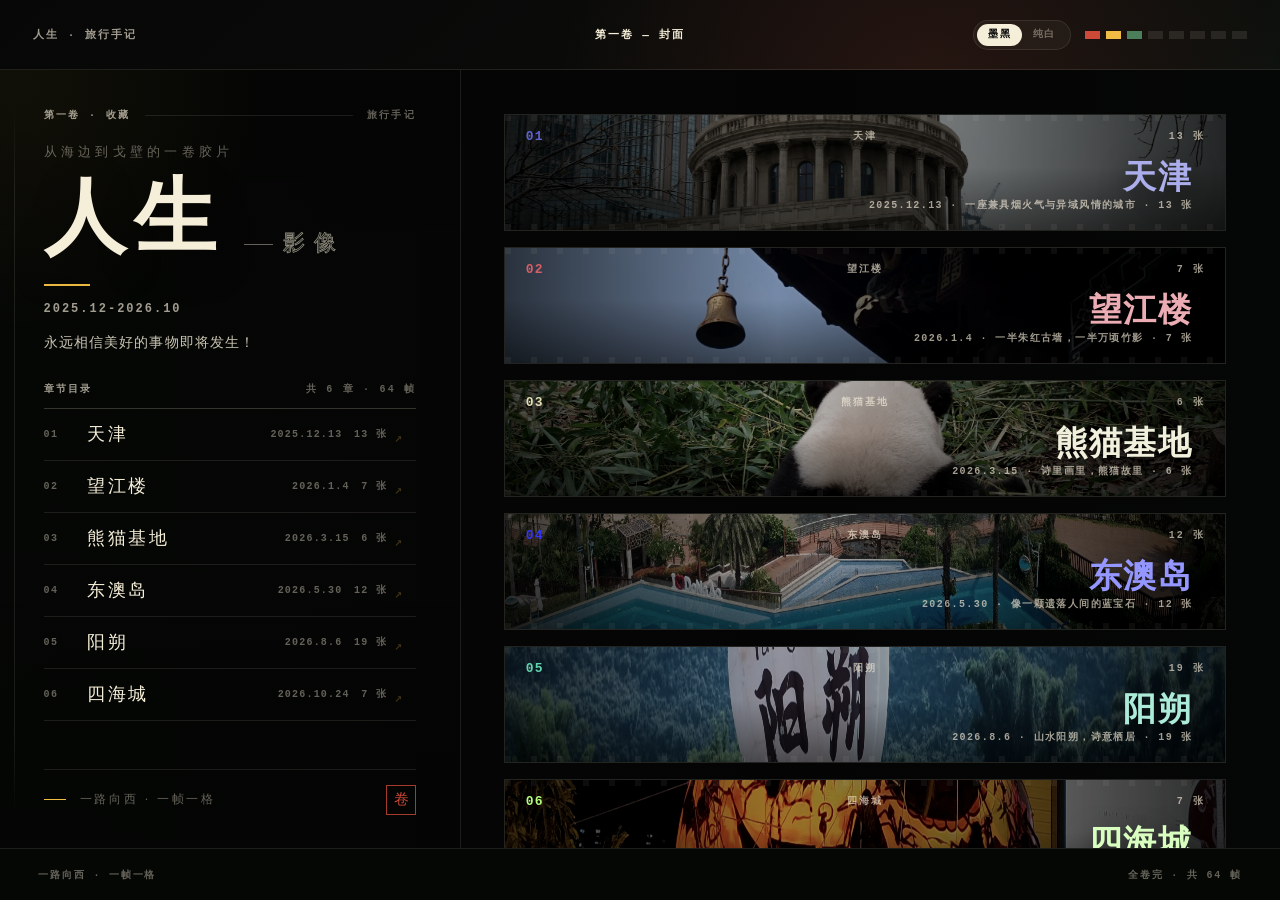
<file: index.html>
<!doctype html>
<html lang="zh-CN">
<head>
  <meta charset="utf-8">
  <meta name="viewport" content="width=device-width, initial-scale=1">
  <meta name="color-scheme" content="dark light">
  <meta name="theme-color" content="#060706" id="themeColor">
  <title>旅行</title>
  <meta name="description" content="一路向西，从海边到戈壁，一帧一格。">
  <!-- 先定配色再加载样式，避免刷新时闪一下另一种底色。
       默认墨黑；上次选择存在 localStorage（file:// 下不可用时忽略即可）。 -->
  <script>
    (function () {
      // 访客第一次打开时的默认风格：dark = 墨黑，改成 light 则默认纯白。
      // 访客自己点过切换后，以 localStorage 里的选择为准。
      var DEFAULT_THEME = "dark";
      var t = DEFAULT_THEME;
      try { t = localStorage.getItem("journal-theme") || DEFAULT_THEME; } catch (e) {}
      if (t !== "light" && t !== "dark") t = DEFAULT_THEME;
      document.documentElement.setAttribute("data-theme", t);
      document.getElementById("themeColor")
        .setAttribute("content", t === "light" ? "#ffffff" : "#060706");
    })();
  </script>
  <link rel="stylesheet" href="./styles.css">
</head>
<body>
  <!-- 页面内容全部由 app.js 渲染；改文案去 app.js 顶部的 COPY 对象。 -->
  <div id="app" class="site-shell" aria-live="polite"></div>
  <div id="lightbox" class="lightbox" hidden></div>

  <!-- data.js 只是 file:// 双击预览时的兜底数据；http(s) 下优先读 content/weeks.json。 -->
  <script src="./data.js"></script>
  <script src="./app.js"></script>
</body>
</html>
</file>
<file: styles.css>
/* ==========================================================================
   胶片风旅行手记 —— 样式表
   想换风格，绝大多数情况只改下面 :root 里的变量就够了。
   分区：1 变量 / 2 基础 / 3 顶部栏 / 4 首页左栏 / 5 章节目录
        6 首页右栏胶片横幅 / 7 首页锁屏 / 8 详情页 / 9 灯箱 / 10 响应式
        11 纯白主题（文件末尾，只覆盖 :root[data-theme="light"]）
   改配色：墨黑改 :root 变量；纯白改第 11 节的覆盖块。
   ========================================================================== */

/* 1. 变量 ------------------------------------------------------------------ */
:root {
  /* 配色 */
  --bg:            #060706;                 /* 页面底色 */
  --bg-deep:       #030403;                 /* 右栏更深的黑 */
  --panel:         #0d100e;                 /* 面板底色 */
  --paper:         #f5eed8;                 /* 主文字：米白 */
  --paper-2:       rgba(244, 236, 216, .66);/* 次要文字 */
  --paper-3:       rgba(244, 236, 216, .40);/* 更弱的标注 */
  --hairline:      rgba(244, 236, 216, .10);/* 细分隔线 */
  --amber:         #f0bc43;                 /* 强调黄 */
  --red:           #cf4938;                 /* 强调红 */
  --tone:          #cf4938;                 /* 当前章节色调，JS 会按章节覆盖 */

  /* 字体：中文衬线做主标题，Courier New 做小标注，黑体做正文 */
  --font-display:  Impact, "Arial Black", "Microsoft YaHei", "PingFang SC", sans-serif;
  --font-mono:     "Courier New", "PingFang SC", "Microsoft YaHei", monospace;
  --font-body:     "Inter", "Microsoft YaHei UI", "PingFang SC", system-ui, sans-serif;
  --font-serif:    Georgia, "Songti SC", serif;
  --font-serif-cn: "Noto Serif SC", "Source Han Serif SC", "Songti SC", "STSong",
                   "SimSun", "Microsoft YaHei", serif;

  /* 尺寸 */
  --rail-h:        70px;                    /* 顶部栏高度 */
  --foot-h:        52px;                    /* 首页锁屏时的页脚高度 */
  --left-col:      minmax(360px, 36%);      /* 首页左栏宽度 */
  --strip-h:       clamp(96px, 13vh, 148px);/* 每条胶片横幅高度 */
  --strip-gap:     16px;                    /* 四条横幅统一间距 */
  --page-pad:      clamp(20px, 3vw, 46px);
}

/* 2. 基础 ------------------------------------------------------------------ */
* { box-sizing: border-box; }

html { -webkit-text-size-adjust: 100%; color-scheme: dark; }

body {
  margin: 0;
  min-width: 320px;
  min-height: 100vh;
  color: var(--paper);
  background:
    radial-gradient(circle at 72% 12%, rgba(207, 73, 56, .14), transparent 30%),
    linear-gradient(140deg, #060706, #0d0f0c 54%, #12302b);
  font-family: var(--font-body);
  -webkit-font-smoothing: antialiased;
}

body.locked { overflow: hidden; }

a { color: inherit; text-decoration: none; }

button { font: inherit; }

::selection { background: var(--amber); color: #0a0b09; }

.site-shell { position: relative; min-height: 100vh; isolation: isolate; overflow-x: hidden; }
.site-shell::after {
  content: "";
  position: absolute;
  inset: auto 0 0;
  z-index: -1;
  height: 38vh;
  pointer-events: none;
  background: linear-gradient(0deg, rgba(35, 93, 78, .45), transparent);
}

.microline {
  margin: 0;
  font-family: var(--font-mono);
  font-size: 11px;
  font-weight: 700;
  letter-spacing: 2.2px;
  text-transform: uppercase;
  color: var(--paper-2);
}

/* 轻微入场动画。刻意不用 fill-mode: both —— 动画若被浏览器跳过，
   元素仍保持默认的 opacity:1，不会出现「标题整块消失」的白屏。 */
@keyframes rise {
  from { opacity: 0; transform: translateY(12px); }
  to   { opacity: 1; transform: none; }
}
.rise { animation: rise .55s .05s cubic-bezier(.16, .84, .22, 1); }

@media (prefers-reduced-motion: reduce) {
  .rise { animation: none; }
  * { transition-duration: 0s !important; }
}

/* 3. 顶部栏 ---------------------------------------------------------------- */
.top-rail {
  display: grid;
  grid-template-columns: minmax(170px, 1fr) auto minmax(170px, 1fr);
  align-items: center;
  gap: 20px;
  height: var(--rail-h);
  padding: 0 clamp(18px, 2.6vw, 36px);
  border-bottom: 1px solid var(--hairline);
  font-family: var(--font-mono);
  font-size: 11px;
  font-weight: 700;
  letter-spacing: 2px;
  text-transform: uppercase;
  color: var(--paper-2);
}
.rail-center { color: var(--paper); }
.rail-tools { display: flex; justify-content: flex-end; align-items: center; gap: 14px; min-width: 0; }
.rail-swatches { display: flex; justify-content: flex-end; align-items: center; gap: 6px; }
.rail-swatches i { display: block; width: 15px; height: 8px; background: var(--hairline); }
.rail-swatches i:nth-child(1) { background: var(--red); }
.rail-swatches i:nth-child(2) { background: var(--amber); }
.rail-swatches i:nth-child(3) { background: #4b7f5b; }

/* 顶栏的一键配色切换：两段式，点一下即换；当前风格由 <html data-theme> 决定 */
.theme-toggle {
  display: inline-flex;
  flex: none;
  align-items: center;
  padding: 3px;
  border: 1px solid var(--hairline);
  border-radius: 999px;
  background: rgba(245, 238, 216, .04);
  white-space: nowrap;
}
.theme-toggle button {
  padding: 5px 11px;
  border: 0;
  border-radius: 999px;
  background: none;
  color: var(--paper-3);
  font-family: var(--font-mono);
  font-size: 10px;
  font-weight: 700;
  letter-spacing: 1.4px;
  line-height: 1.2;
  white-space: nowrap;
  cursor: pointer;
  transition: background .25s ease, color .25s ease;
}
.theme-toggle button:hover { color: var(--paper); }
.theme-toggle button:focus-visible { outline: 2px solid var(--amber); outline-offset: 2px; }
html:not([data-theme="light"]) .theme-toggle [data-theme-value="dark"],
html[data-theme="light"] .theme-toggle [data-theme-value="light"] {
  background: var(--paper);
  color: var(--bg);
}
html:not([data-theme="light"]) .theme-toggle [data-theme-value="dark"]:hover,
html[data-theme="light"] .theme-toggle [data-theme-value="light"]:hover { color: var(--bg); }

/* 4. 首页左栏 -------------------------------------------------------------- */
.home-layout {
  display: grid;
  grid-template-columns: var(--left-col) minmax(0, 1fr);
  min-height: calc(100vh - var(--rail-h));
  background: linear-gradient(90deg, #050705, #040504 44%, #030403 62%, #050706);
}

.home-copy {
  position: relative;
  display: flex;
  flex-direction: column;
  gap: clamp(18px, 2.8vh, 34px);
  padding: clamp(26px, 3vw, 46px) clamp(26px, 3.4vw, 56px) clamp(22px, 2.6vw, 36px) clamp(28px, 3.4vw, 58px);
  border-right: 1px solid var(--hairline);
}
.home-copy::before {
  content: "";
  position: absolute;
  inset: 0;
  z-index: 0;
  pointer-events: none;
  background:
    radial-gradient(ellipse 76% 44% at 4% 2%, rgba(240, 188, 67, .055), transparent 72%),
    linear-gradient(180deg, rgba(0,0,0,.18), transparent 46%, rgba(0,0,0,.24));
}
/* 靠左一条极细竖线，像画册的装订线 */
.home-copy::after {
  content: "";
  position: absolute;
  top: clamp(26px, 3vw, 46px);
  bottom: clamp(22px, 2.6vw, 36px);
  left: 14px;
  width: 1px;
  pointer-events: none;
  background: linear-gradient(180deg, transparent, var(--hairline) 12%, var(--hairline) 88%, transparent);
}
.home-copy > * { position: relative; z-index: 1; }

.kicker-row { display: flex; align-items: center; gap: 14px; }
.kicker-row .microline { font-size: 10px; letter-spacing: 2.4px; white-space: nowrap; }
.kicker-row .dim { color: var(--paper-3); }
.kicker-rule { flex: 1; min-width: 18px; height: 1px; background: var(--hairline); }

.home-eyebrow {
  margin: clamp(16px, 2.4vh, 28px) 0 0;
  font-family: var(--font-serif-cn);
  font-size: 12.5px;
  letter-spacing: .34em;
  color: var(--paper-3);
}

.home-title {
  display: flex;
  align-items: baseline;
  gap: clamp(14px, 1.6vw, 26px);
  margin: clamp(8px, 1.4vh, 18px) 0 0;
  font-family: var(--font-serif-cn);
  font-weight: 600;
  line-height: 1.08;
  color: var(--paper);
}
.home-title .solid {
  display: block;
  font-size: clamp(64px, 6.4vw, 102px);
  letter-spacing: .1em;
  white-space: nowrap;
  text-shadow: 0 12px 40px rgba(0, 0, 0, .45);
}
/* 「影像」不再和主标题叠压，改成右侧的浅描边小字 */
.home-title .outline {
  display: flex;
  align-items: center;
  gap: 10px;
  color: transparent;
  font-size: clamp(17px, 1.7vw, 25px);
  font-weight: 400;
  letter-spacing: .42em;
  white-space: nowrap;
  -webkit-text-stroke: .8px rgba(245, 238, 216, .58);
}
.home-title .outline::before {
  content: "";
  display: block;
  width: clamp(18px, 2.2vw, 34px);
  height: 1px;
  background: var(--paper-3);
}

.title-rule {
  width: 46px;
  height: 2px;
  margin: clamp(16px, 2.4vh, 28px) 0 0;
  background: var(--amber);
}
.home-range {
  margin: clamp(12px, 1.8vh, 20px) 0 0;
  font-family: var(--font-mono);
  font-size: 12px;
  font-weight: 700;
  letter-spacing: 2px;
  color: var(--paper-2);
}
.home-summary {
  margin: clamp(8px, 1.4vh, 16px) 0 0;
  max-width: 20em;                       /* 按汉字数算，避免中文摘要断成难看的单字 */
  font-family: var(--font-serif-cn);
  font-size: clamp(14px, 1.1vw, 16px);
  line-height: 2;
  letter-spacing: .08em;
  color: rgba(245, 238, 216, .82);
}

/* 5. 章节目录 / 页脚落款 --------------------------------------------------- */
.chapter-index { min-width: 0; }
.ci-head {
  display: flex;
  justify-content: space-between;
  align-items: baseline;
  gap: 12px;
  padding-bottom: 12px;
  border-bottom: 1px solid rgba(244, 236, 216, .2);
  font-family: var(--font-mono);
  font-size: 10px;
  font-weight: 700;
  letter-spacing: 2.2px;
  color: var(--paper-3);
  text-transform: uppercase;
}
.ci-head span:first-child { color: var(--paper-2); }
.index-rows { list-style: none; margin: 0; padding: 0; }
.index-rows a {
  display: grid;
  grid-template-columns: 32px minmax(0, 1fr) auto auto 14px;
  align-items: center;
  gap: clamp(8px, .9vw, 15px);
  min-height: 52px;
  padding-right: 4px;
  border-bottom: 1px solid var(--hairline);
  color: var(--paper);
  transition: background .25s ease, padding-left .25s ease;
}
.index-rows a:hover, .index-rows a:focus-visible {
  background: rgba(245, 238, 216, .035);
  padding-left: 8px;
}
.index-rows .ix {
  font-family: var(--font-mono);
  font-size: 10px;
  font-weight: 700;
  letter-spacing: 1.4px;
  color: var(--paper-3);
  transition: color .25s ease;
}
.index-rows a:hover .ix { color: var(--amber); }
.index-rows .nm {
  min-width: 0;
  overflow: hidden;
  text-overflow: ellipsis;
  white-space: nowrap;
  font-family: var(--font-serif-cn);
  font-size: clamp(16px, 1.4vw, 20px);
  letter-spacing: .14em;
}
.index-rows .when, .index-rows .count {
  font-family: var(--font-mono);
  font-size: 10px;
  font-weight: 700;
  letter-spacing: 1.2px;
  white-space: nowrap;
  color: var(--paper-3);
}
.index-rows .arrow {
  font-family: var(--font-mono);
  font-size: 13px;
  color: var(--amber);
  opacity: .28;
  transform: translate(-4px, 4px);
  transition: opacity .25s ease, transform .25s ease;
}
.index-rows a:hover .arrow, .index-rows a:focus-visible .arrow { opacity: 1; transform: none; }

.colophon {
  display: flex;
  align-items: center;
  gap: 14px;
  margin-top: auto;
  padding-top: clamp(12px, 1.6vh, 18px);
  border-top: 1px solid var(--hairline);
}
.co-line { flex: none; width: 22px; height: 1px; background: var(--amber); }
.colophon p {
  flex: 1;
  margin: 0;
  font-family: var(--font-serif-cn);
  font-size: 12px;
  letter-spacing: .24em;
  color: var(--paper-3);
}
.co-seal {
  flex: none;
  display: grid;
  place-items: center;
  width: 30px;
  height: 30px;
  border: 1px solid rgba(207, 73, 56, .8);
  color: rgba(207, 73, 56, .95);
  font-family: var(--font-serif-cn);
  font-size: 15px;
  line-height: 1;
}

/* 6. 首页右栏：胶片横幅 ---------------------------------------------------- */
.film-strips {
  position: relative;
  display: flex;
  flex-direction: column;
  gap: var(--strip-gap);
  padding: clamp(26px, 3.4vw, 54px) clamp(28px, 4.2vw, 78px) 64px clamp(24px, 3.4vw, 58px);
}
/* 四条横幅等距排列（原来第 3 条之前的大留白已按要求去掉）。 */

.film-strip {
  position: relative;
  display: block;
  height: var(--strip-h);
  flex: none;
  overflow: hidden;
  isolation: isolate;
  border: 1px solid var(--hairline);
  background: #0b0d0b;
  transition: border-color .25s ease, transform .35s cubic-bezier(.16,.84,.22,1);
}
.film-strip:hover, .film-strip:focus-visible { border-color: rgba(245,238,216,.32); transform: translateX(4px); }

/* 横幅图：按数据里的 chapterStrip 裁切条带（高度 12.5% → 背景放大 8 倍） */
.strip-photo {
  position: absolute;
  inset: 0;
  z-index: 0;
  background-repeat: no-repeat;
  background-size: 100% var(--strip-zoom, 800%);
  background-position: 0% var(--crop-y, 50%);
  filter: saturate(.62) brightness(.72) contrast(1.06);
  transition: filter .35s ease, transform .6s cubic-bezier(.16,.84,.22,1);
}
.film-strip:hover .strip-photo { filter: saturate(.85) brightness(.88) contrast(1.04); transform: scale(1.02); }
.strip-photo::after {
  content: "";
  position: absolute;
  inset: 0;
  background:
    linear-gradient(90deg, rgba(3,5,4,.62), transparent 38%, rgba(3,5,4,.30) 68%, rgba(3,5,4,.72)),
    linear-gradient(0deg, rgba(3,5,4,.44), transparent 55%);
}

/* 上下胶片齿孔 */
.perf {
  position: absolute;
  left: 0; right: 0;
  z-index: 3;
  height: 6px;
  opacity: .3;
  background: repeating-linear-gradient(90deg,
    rgba(245,238,216,.18) 0 6px, transparent 6px 26px);
  pointer-events: none;
}
.perf.top { top: 0; }
.perf.bottom { bottom: 0; }

.strip-index {
  position: absolute;
  top: clamp(12px, 1.6vh, 20px);
  left: clamp(16px, 1.6vw, 28px);
  z-index: 4;
  font-family: var(--font-mono);
  font-size: clamp(13px, 1vw, 17px);
  font-weight: 700;
  letter-spacing: 1.2px;
  color: color-mix(in srgb, var(--tone), #f5eed8 20%);
}
.strip-top {
  position: absolute;
  top: clamp(12px, 1.6vh, 20px);
  left: 50%;
  z-index: 4;
  transform: translateX(-50%);
  font-family: var(--font-mono);
  font-size: 10px;
  font-weight: 700;
  letter-spacing: 2px;
  color: var(--paper-2);
  text-transform: uppercase;
}
.strip-img-count {
  position: absolute;
  top: clamp(12px, 1.6vh, 20px);
  right: clamp(16px, 1.6vw, 28px);
  z-index: 4;
  font-family: var(--font-mono);
  font-size: 10px;
  font-weight: 700;
  letter-spacing: 2px;
  color: var(--paper-2);
  text-transform: uppercase;
}
.strip-copy {
  position: absolute;
  right: clamp(24px, 2.6vw, 48px);
  bottom: clamp(14px, 2vh, 24px);
  z-index: 4;
  display: grid;
  justify-items: end;
  gap: 4px;
  text-align: right;
}
.strip-copy strong {
  font-family: var(--font-display);
  font-size: clamp(24px, 2.6vw, 42px);
  font-weight: 900;
  line-height: 1;
  letter-spacing: .04em;
  color: color-mix(in srgb, var(--tone), #fff 58%);
  text-shadow: 0 8px 26px rgba(0,0,0,.6);
  transition: color .3s ease;
}
.strip-copy small {
  font-family: var(--font-mono);
  font-size: 10px;
  font-weight: 700;
  letter-spacing: 1.4px;
  color: var(--paper-2);
  text-transform: uppercase;
}
.film-strip.empty .strip-photo {
  background: linear-gradient(120deg, color-mix(in srgb, var(--tone), #050705 72%), #0b0d0b);
  filter: none;
}

/* 7. 首页锁定为一屏 -------------------------------------------------------- */
/* 桌面端顶栏 + 两栏 + 页脚刚好占满视口，整页不滚动；
   左栏内容超高时内部可滚（隐藏滚动条），右栏照片多时独立滚动。
   小屏走原来的整页滚动，见第 10 节响应式。 */
@media (min-width: 1001px) {
  body.is-home { height: 100vh; height: 100dvh; overflow: hidden; }
  body.is-home .site-shell {
    display: flex;
    flex-direction: column;
    height: 100vh;
    height: 100dvh;
    min-height: 0;
    overflow: hidden;
  }
  /* 底部 38vh 的绿色渐变在锁屏后会压在页脚上，首页去掉更干净 */
  body.is-home .site-shell::after { display: none; }
  body.is-home .top-rail, body.is-home .site-foot { flex: none; }
  body.is-home .site-foot {
    height: var(--foot-h);
    padding-top: 0;
    padding-bottom: 0;
    align-items: center;
    background: #050705;
  }
  body.is-home .home-layout {
    flex: 1 1 auto;
    min-height: 0;
    height: auto;
    overflow: hidden;
  }
  body.is-home .home-copy,
  body.is-home .film-strips {
    min-height: 0;
    overflow-y: auto;
    overscroll-behavior: contain;
  }
  body.is-home .home-copy { scrollbar-width: none; }
  body.is-home .home-copy::-webkit-scrollbar { display: none; }
  body.is-home .film-strips {
    scrollbar-width: thin;
    scrollbar-color: rgba(240, 188, 67, .42) transparent;
  }
  body.is-home .film-strips::-webkit-scrollbar { width: 8px; }
  body.is-home .film-strips::-webkit-scrollbar-track { background: transparent; }
  body.is-home .film-strips::-webkit-scrollbar-thumb {
    border: 2px solid transparent;
    border-radius: 8px;
    background: rgba(240, 188, 67, .4);
    background-clip: padding-box;
  }
}

.site-foot {
  display: flex;
  justify-content: space-between;
  gap: 16px;
  flex-wrap: wrap;
  padding: 18px clamp(20px, 3vw, 46px) 26px;
  border-top: 1px solid var(--hairline);
  font-family: var(--font-mono);
  font-size: 10px;
  font-weight: 700;
  letter-spacing: 1.8px;
  color: var(--paper-3);
  text-transform: uppercase;
}

/* 8. 详情页 ---------------------------------------------------------------- */
.detail-hero {
  position: relative;
  height: clamp(340px, 54vh, 620px);
  overflow: hidden;
  isolation: isolate;
  background: #0b0d0b;
}
.detail-hero .hero-photo {
  position: absolute;
  inset: 0;
  background-position: center var(--crop-y, 50%);
  background-size: cover;
  filter: saturate(.72) brightness(.62) contrast(1.05);
}
.detail-hero::after {
  content: "";
  position: absolute;
  inset: 0;
  background:
    linear-gradient(90deg, rgba(2,3,3,.86), rgba(2,3,3,.32) 62%, rgba(2,3,3,.12)),
    linear-gradient(0deg, rgba(2,3,3,.86), transparent 46%, rgba(2,3,3,.42));
}
.chapter-panel {
  position: absolute;
  inset: auto auto 0 0;
  z-index: 5;
  width: min(480px, 46vw);
  max-width: 100%;
  padding: clamp(28px, 4vw, 64px);
}
.chapter-panel .kicker {
  margin: 0 0 14px;
  font-family: var(--font-mono);
  font-size: 10px;
  font-weight: 700;
  letter-spacing: 2.2px;
  color: color-mix(in srgb, var(--tone), #f5eed8 30%);
  text-transform: uppercase;
}
.chapter-panel h1 {
  margin: 0;
  font-family: var(--font-display);
  font-size: clamp(56px, 7vw, 108px);
  font-weight: 900;
  line-height: .94;
  letter-spacing: .02em;
}
.chapter-panel .meta {
  margin: 16px 0 0;
  font-family: var(--font-mono);
  font-size: 11px;
  font-weight: 700;
  letter-spacing: 1.8px;
  color: var(--paper-2);
  text-transform: uppercase;
}
.chapter-panel .diary {
  margin: 22px 0 0;
  max-width: 44ch;
  font-family: var(--font-serif);
  font-size: clamp(14px, 1.15vw, 17px);
  line-height: 1.9;
  color: rgba(245,238,216,.9);
  white-space: pre-wrap;
}
.tags { display: flex; flex-wrap: wrap; gap: 8px; margin: 20px 0 0; }
.tags span {
  padding: 3px 10px;
  border: 1px solid var(--hairline);
  font-family: var(--font-mono);
  font-size: 10px;
  font-weight: 700;
  letter-spacing: 1.2px;
  color: var(--paper-2);
  text-transform: uppercase;
}
.back {
  position: absolute;
  top: clamp(18px, 2.4vw, 34px);
  left: clamp(20px, 3vw, 46px);
  z-index: 8;
  font-family: var(--font-mono);
  font-size: 11px;
  font-weight: 700;
  letter-spacing: 1.8px;
  color: var(--paper);
  text-transform: uppercase;
}
.back:hover { color: var(--amber); }

.frames-head {
  display: flex;
  justify-content: space-between;
  align-items: baseline;
  gap: 16px;
  padding: clamp(28px, 4vw, 54px) clamp(20px, 3vw, 46px) 18px;
  font-family: var(--font-mono);
  font-size: 11px;
  font-weight: 700;
  letter-spacing: 2px;
  color: var(--paper-2);
  text-transform: uppercase;
}
.frames-head strong { font-size: 22px; letter-spacing: .5px; color: var(--paper); }

.frames {
  display: grid;
  grid-template-columns: repeat(auto-fill, minmax(240px, 1fr));
  gap: clamp(12px, 1.6vw, 22px);
  padding: 0 clamp(20px, 3vw, 46px) clamp(50px, 7vw, 90px);
}
.frame {
  position: relative;
  margin: 0;
  border: 1px solid var(--hairline);
  background: #0b0d0b;
  overflow: hidden;
}
.frame img {
  display: block;
  width: 100%;
  aspect-ratio: 4 / 3;
  object-fit: cover;
  cursor: zoom-in;
  filter: saturate(.82) brightness(.88);
  transition: filter .3s ease, transform .5s cubic-bezier(.16,.84,.22,1);
}
.frame:hover img { filter: saturate(1) brightness(1); transform: scale(1.03); }
.frame figcaption {
  display: flex;
  justify-content: space-between;
  gap: 10px;
  padding: 8px 10px;
  border-top: 1px solid var(--hairline);
  font-family: var(--font-mono);
  font-size: 9px;
  font-weight: 700;
  letter-spacing: 1.4px;
  color: var(--paper-3);
  text-transform: uppercase;
}
.empty-note {
  grid-column: 1 / -1;
  padding: 40px 0;
  font-family: var(--font-mono);
  font-size: 12px;
  letter-spacing: 1.6px;
  color: var(--paper-3);
  text-transform: uppercase;
}
.error { padding: 60px var(--page-pad); color: var(--amber); font-family: var(--font-mono); font-size: 13px; }

/* 9. 灯箱 ------------------------------------------------------------------ */
.lightbox {
  position: fixed;
  inset: 0;
  z-index: 50;
  display: flex;
  align-items: center;
  justify-content: center;
  background: rgba(3, 5, 4, .96);
}
.lightbox[hidden] { display: none; }
.lightbox img { max-width: 88vw; max-height: 82vh; object-fit: contain; }
.lightbox button {
  position: absolute;
  padding: 12px 18px;
  border: 0;
  background: none;
  color: var(--paper);
  font-size: 34px;
  line-height: 1;
  cursor: pointer;
  opacity: .7;
}
.lightbox button:hover { opacity: 1; }
.lb-close { top: 12px; right: 16px; }
.lb-prev { left: 8px; top: 50%; transform: translateY(-50%); }
.lb-next { right: 8px; top: 50%; transform: translateY(-50%); }
.lb-caption {
  position: absolute;
  bottom: 18px;
  left: 0; right: 0;
  margin: 0;
  text-align: center;
  font-family: var(--font-mono);
  font-size: 11px;
  font-weight: 700;
  letter-spacing: 1.6px;
  color: var(--paper-2);
  text-transform: uppercase;
}
.lb-caption span { margin-left: 12px; opacity: .6; }

/* 10. 响应式 --------------------------------------------------------------- */
@media (max-width: 1000px) {
  .home-layout { grid-template-columns: 1fr; }
  .home-copy { border-right: 0; border-bottom: 1px solid var(--hairline); }
  .home-copy::after { display: none; }
  .home-title .solid { font-size: clamp(70px, 13vw, 112px); }
  .colophon { margin-top: 8px; }
  .film-strips { padding-top: 36px; }
  .chapter-panel { width: min(560px, 88vw); }
}
@media (max-width: 620px) {
  :root { --strip-h: 104px; }
  .top-rail { grid-template-columns: 1fr; height: auto; min-height: 58px; gap: 5px; padding: 12px 18px; }
  .rail-center { text-align: left; }
  .rail-swatches { display: none; }
  .home-copy { padding: 28px 20px 32px; gap: 22px; }
  .home-title { flex-wrap: wrap; gap: 10px; }
  .home-title .solid { font-size: clamp(64px, 18vw, 96px); }
  .home-title .outline { font-size: 18px; }
  .home-summary { max-width: none; }
  .kicker-row .microline { font-size: 9px; letter-spacing: 1.6px; }
  .index-rows a { grid-template-columns: 28px minmax(0, 1fr) auto 12px; min-height: 46px; }
  .index-rows .count { display: none; }
  .colophon p { font-size: 11px; letter-spacing: .14em; }
  .film-strips { padding: 24px 16px 48px; }
  .strip-copy strong { font-size: 26px; }
  .strip-top { display: none; }
  .frames { grid-template-columns: repeat(auto-fill, minmax(140px, 1fr)); gap: 10px; }
  .chapter-panel { padding: 24px 20px; }
}

/* 11. 纯白主题 -------------------------------------------------------------
   <html> 不带 data-theme / 为 dark 时 = 墨黑，完全保持原设计；
   加上 data-theme="light" = 纯白（中性白，不带米黄）。切换由 app.js 顶栏按钮完成。

   思路：先覆盖 :root 里的配色变量（所有 var(--…) 自动跟着变），
   再修补少量写死的深色值——主要是照片层、渐变、阴影。
   胶片横幅 / 详情页大图 / 灯箱仍然是深色底，所以压在照片上的文字保持浅色，
   只有「纸面」部分换成中性白，这样两种风格都不会出现看不清的字。
   琥珀 / 朱红作为品牌强调色保留；如需完全无彩色，把 --amber 也改成中性灰。
   ------------------------------------------------------------------------ */
html[data-theme="light"] { color-scheme: light; }

:root[data-theme="light"] {
  --bg:        #ffffff;                 /* 纯白纸面 */
  --bg-deep:   #f2f4f6;
  --panel:     #ffffff;
  --paper:     #17191d;                 /* 主文字：中性墨色 */
  --paper-2:   rgba(23, 25, 29, .74);   /* 浅底上的小字比深色版略加深，保证可读 */
  --paper-3:   rgba(23, 25, 29, .56);
  --hairline:  rgba(23, 25, 29, .14);
  --amber:     #a9761b;                 /* 浅底上换深琥珀，保证对比度 */
  --red:       #b3402f;
  /* --tone 不动：章节强调色只出现在照片上，保持原本的饱和色 */
}

/* 页面底色与纸面渐变：只用中性灰做层次，不再带黄 */
:root[data-theme="light"] body {
  background:
    radial-gradient(circle at 72% 12%, rgba(23, 25, 29, .025), transparent 30%),
    linear-gradient(140deg, #ffffff, #fafbfc 54%, #eff1f4);
}
:root[data-theme="light"] ::selection { color: #ffffff; }
:root[data-theme="light"] .site-shell::after {
  background: linear-gradient(0deg, rgba(23, 25, 29, .055), transparent);
}
:root[data-theme="light"] .theme-toggle { background: rgba(23, 25, 29, .04); }
:root[data-theme="light"] .rail-swatches i:nth-child(3) { background: #6d9068; }
:root[data-theme="light"] .home-layout {
  background: linear-gradient(90deg, #ffffff, #fbfcfd 44%, #f2f4f6 62%, #ffffff);
}
:root[data-theme="light"] .home-copy::before {
  background:
    radial-gradient(ellipse 76% 44% at 4% 2%, rgba(23, 25, 29, .03), transparent 72%),
    linear-gradient(180deg, rgba(255,255,255,.7), transparent 46%, rgba(23,25,29,.035));
}
:root[data-theme="light"] .home-title .solid { text-shadow: 0 10px 28px rgba(23, 25, 29, .12); }
:root[data-theme="light"] .home-title .outline { -webkit-text-stroke: .8px rgba(23, 25, 29, .5); }
:root[data-theme="light"] .home-summary { color: rgba(23, 25, 29, .78); }
:root[data-theme="light"] .ci-head { border-bottom-color: rgba(23, 25, 29, .2); }
:root[data-theme="light"] .index-rows a:hover,
:root[data-theme="light"] .index-rows a:focus-visible { background: rgba(23, 25, 29, .045); }
:root[data-theme="light"] .index-rows .arrow { opacity: .42; }
:root[data-theme="light"] .co-seal { border-color: rgba(179, 64, 47, .7); color: #b3402f; }

/* 胶片横幅仍是中性深灰照片底，上面的文字保持纯白 */
:root[data-theme="light"] .film-strip { background: #1e2024; }
:root[data-theme="light"] .film-strip:hover,
:root[data-theme="light"] .film-strip:focus-visible { border-color: rgba(23, 25, 29, .4); }
:root[data-theme="light"] .strip-photo { filter: saturate(.8) brightness(.86) contrast(1.02); }
:root[data-theme="light"] .film-strip:hover .strip-photo { filter: saturate(.95) brightness(.96) contrast(1.02); }
:root[data-theme="light"] .strip-photo::after {
  background:
    linear-gradient(90deg, rgba(14,16,19,.58), transparent 38%, rgba(14,16,19,.22) 68%, rgba(14,16,19,.66)),
    linear-gradient(0deg, rgba(14,16,19,.40), transparent 55%);
}
:root[data-theme="light"] .perf {
  background: repeating-linear-gradient(90deg, rgba(255,255,255,.22) 0 6px, transparent 6px 26px);
}
:root[data-theme="light"] .strip-top,
:root[data-theme="light"] .strip-img-count,
:root[data-theme="light"] .strip-copy small { color: rgba(255, 255, 255, .8); }
:root[data-theme="light"] .film-strip.empty .strip-photo {
  background: linear-gradient(120deg, color-mix(in srgb, var(--tone), #1e2024 72%), #1e2024);
}

/* 首页锁屏相关：页脚底色与右栏滚动条 */
:root[data-theme="light"] body.is-home .site-foot { background: #f6f7f9; }
:root[data-theme="light"] body.is-home .film-strips {
  scrollbar-color: rgba(23, 25, 29, .3) transparent;
}
:root[data-theme="light"] body.is-home .film-strips::-webkit-scrollbar-thumb {
  background: rgba(23, 25, 29, .3);
}

/* 详情页：大图区保持深色，照片墙和正文换成纯白纸面 */
:root[data-theme="light"] .detail-hero { background: #1e2024; }
:root[data-theme="light"] .hero-photo { filter: saturate(.8) brightness(.7) contrast(1.03); }
:root[data-theme="light"] .chapter-panel h1 { color: #ffffff; }
:root[data-theme="light"] .chapter-panel .kicker { color: color-mix(in srgb, var(--tone), #ffffff 30%); }
:root[data-theme="light"] .chapter-panel .meta { color: rgba(255, 255, 255, .8); }
:root[data-theme="light"] .tags span { border-color: rgba(255,255,255,.24); color: rgba(255,255,255,.8); }
:root[data-theme="light"] .back { color: #ffffff; }
:root[data-theme="light"] .back:hover { color: #f0bc43; }
:root[data-theme="light"] .frame { background: #f2f4f6; }
:root[data-theme="light"] .frame img { filter: saturate(.95) brightness(1); }
:root[data-theme="light"] .frame:hover img { filter: saturate(1) brightness(1.03); }

/* 灯箱依旧压暗背景，方便看照片 */
:root[data-theme="light"] .lightbox { background: rgba(12, 14, 17, .96); }
:root[data-theme="light"] .lightbox button { color: #ffffff; }
:root[data-theme="light"] .lb-caption { color: rgba(255, 255, 255, .78); }

/* 切换时给文字与细线一点过渡；渐变背景会直接换，属正常表现。
   用 :where 保持 0 优先级，不覆盖各元素自己的 transform / hover 过渡。 */
:where(body, .top-rail, .home-layout, .home-copy, .site-foot, .ci-head,
       .index-rows a, .colophon, .co-seal, .frames-head, .frame,
       .frame figcaption, .film-strip, .tags span, .chapter-panel h1) {
  transition: background-color .3s ease, border-color .3s ease, color .3s ease;
}
</file>
